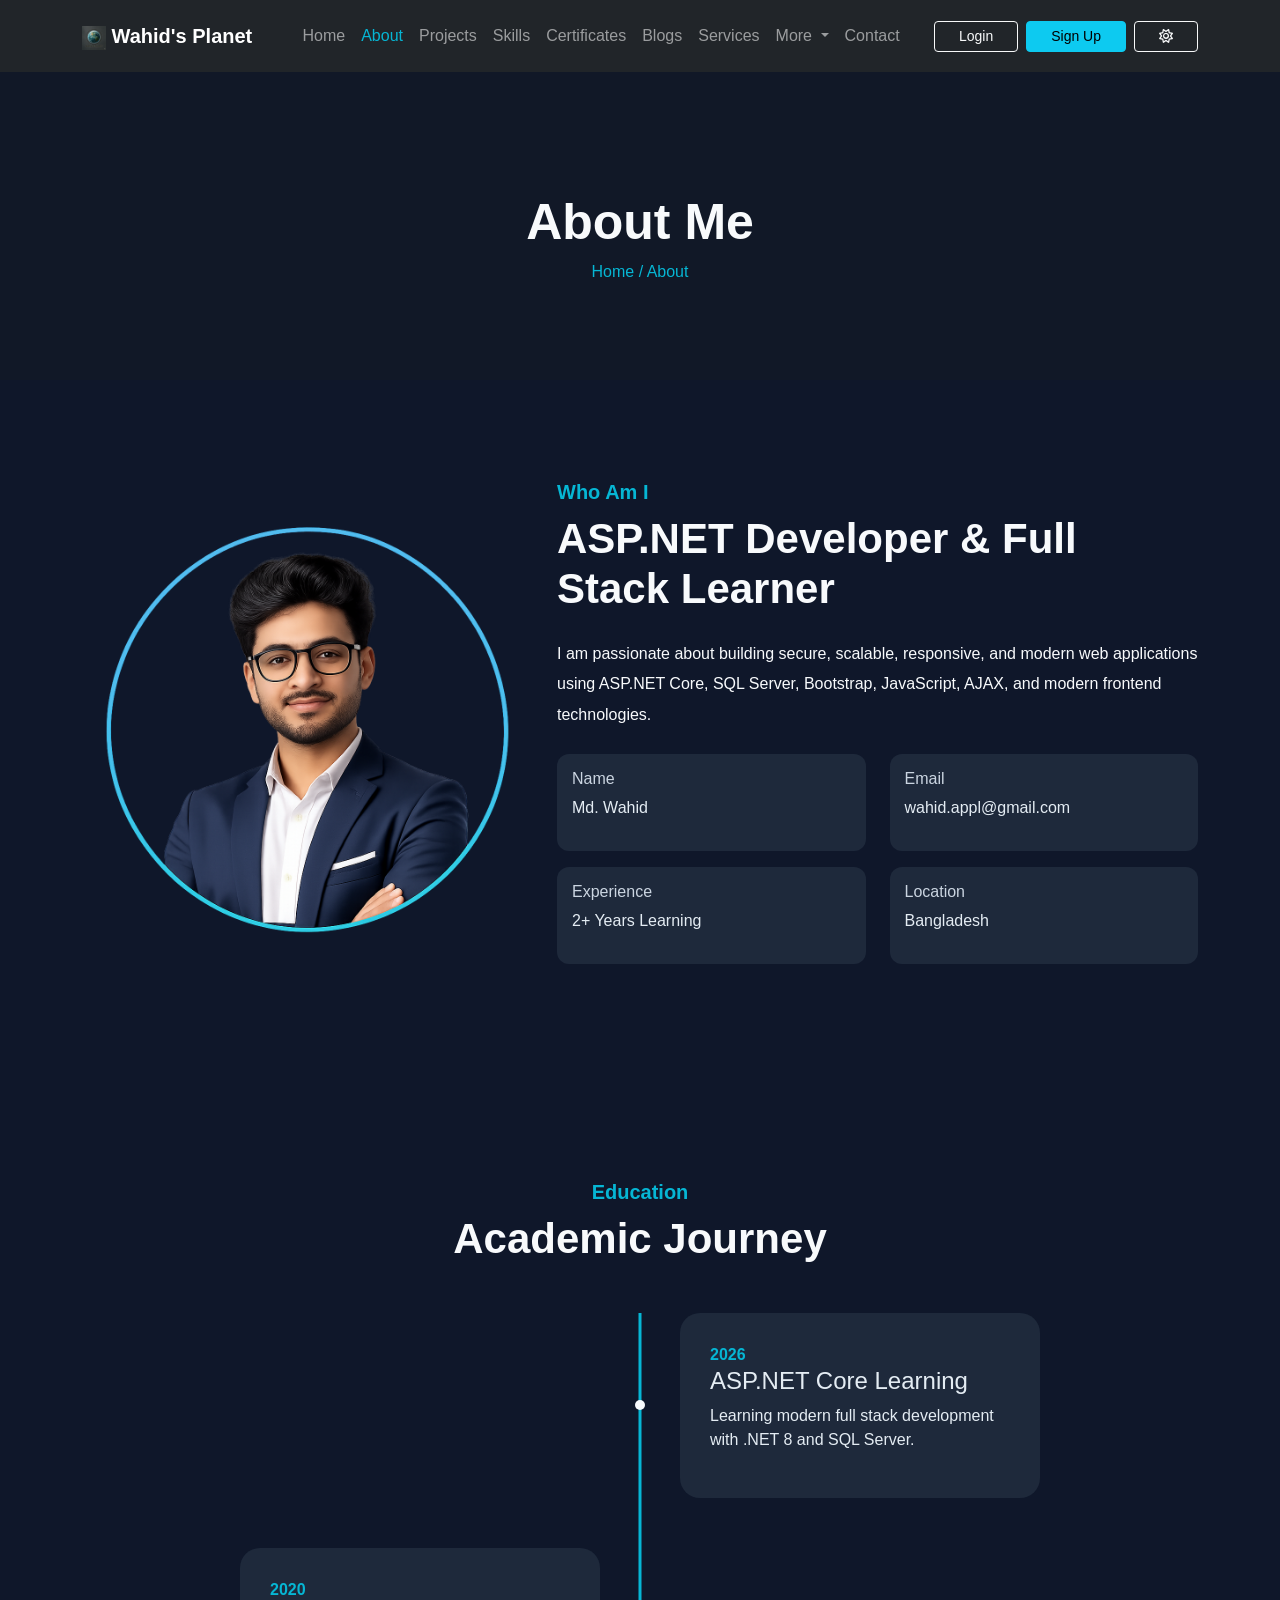
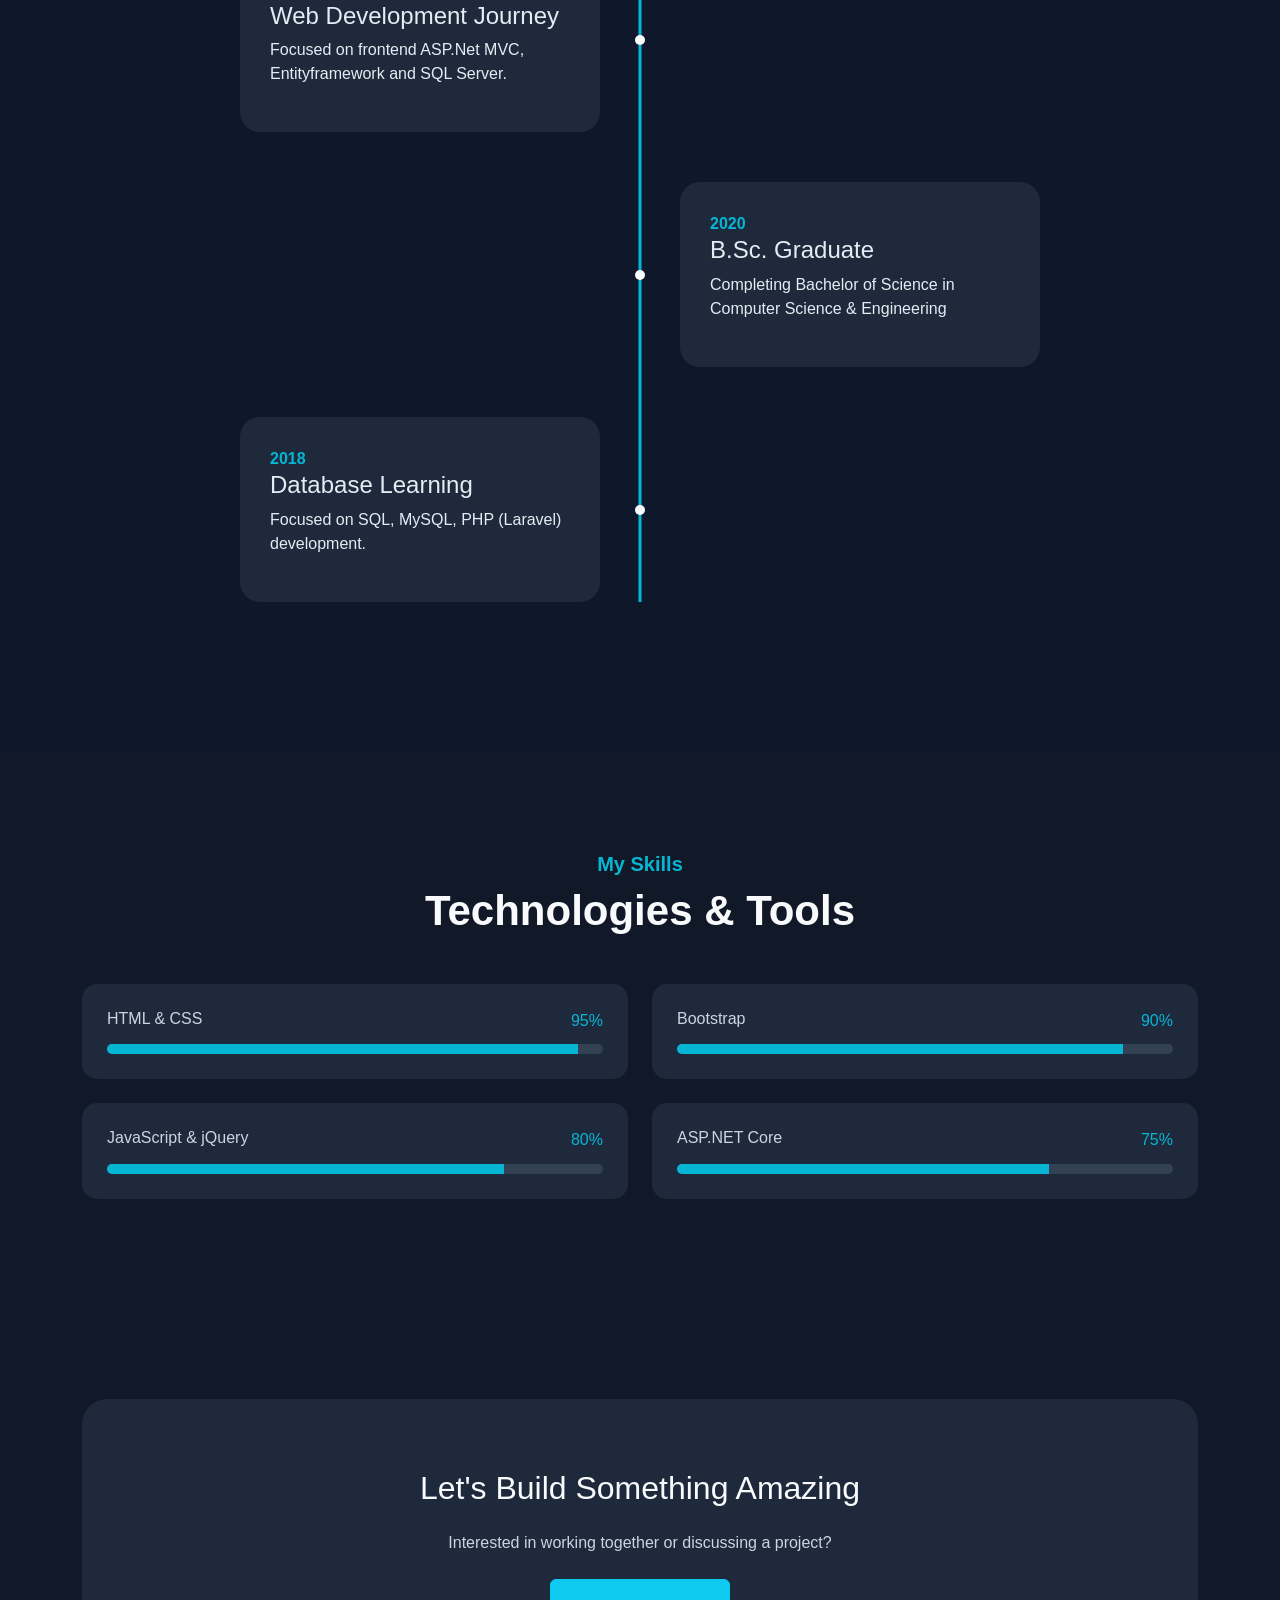
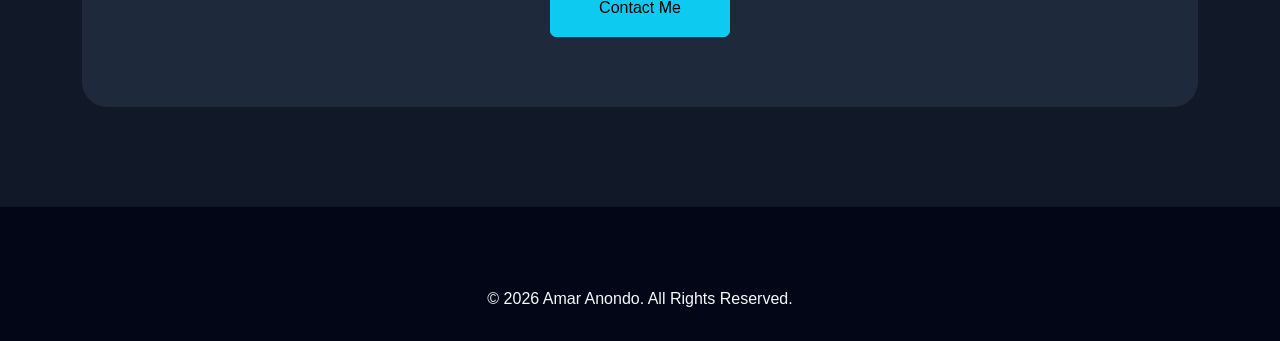
<file: portfolio/about.html>
<!DOCTYPE html>
<html lang="en">

<head>

    <!-- Required Meta -->
    <meta charset="UTF-8">
    <meta name="viewport" content="width=device-width, initial-scale=1.0">

    <!-- SEO -->
    <meta name="description"
          content="About Md. Wahid - ASP.NET Developer Portfolio">

    <!-- Open Graph / Facebook -->
    <meta property="og:type" content="website">
    <meta property="og:url" content="https://your-portfolio-url.com/">
    <meta property="og:title" content="Md. Wahid | ASP.Net Developer">
    <meta property="og:description" content="Professional ASP.NET Developer Portfolio showcasing intro, projects, skills, blogs, and experience.">
    <meta property="og:image" content="https://your-portfolio-url.com/assets/images/og-image.jpg">

    <!-- Twitter -->
    <meta property="twitter:card" content="summary_large_image">
    <meta property="twitter:url" content="https://your-portfolio-url.com/">
    <meta property="twitter:title" content="Md. Wahid | ASP.Net Developer">
    <meta property="twitter:description" content="Professional ASP.NET Developer Portfolio showcasing intro, projects, skills, blogs, and experience.">
    <meta property="twitter:image" content="https://your-portfolio-url.com/assets/images/twitter-image.jpg">

    <!-- Title -->
    <title>About Me | Wahid's Planet</title>

    <!-- Favicon -->
    <link rel="icon" type="image/png" href="./assets/uploads/GG_Favicon_Glob_(16_x_6).png">

    <!-- Bootstrap -->
    <link href="https://cdn.jsdelivr.net/npm/bootstrap@5.3.8/dist/css/bootstrap.min.css"
          rel="stylesheet">

    <!-- AOS -->
    <link href="https://unpkg.com/aos@2.3.4/dist/aos.css"
          rel="stylesheet">

    <!-- Font Awesome -->
    <link rel="stylesheet"
          href="https://cdnjs.cloudflare.com/ajax/libs/font-awesome/6.7.2/css/all.min.css">

    <!-- Custom CSS -->
    <link rel="stylesheet" href="./assets/css/style.css">
    <link rel="stylesheet" href="./assets/css/responsive.css">
    <link rel="stylesheet" href="./assets/fonts/color.css">

    <!-- Custom CSS for Navbar and Footer -->
    <link rel="stylesheet" href="assets/css/navbar.css">
</head>

<body>

    <!-- ========================= -->
    <!-- Navbar Start -->
    <!-- ========================= -->
    <header class="w-100 sticky-top" id="navbar"></header>
    <nav class="navbar navbar-expand-lg navbar-dark bg-dark sticky-top py-3 d-none">

        <div class="container">

            <a class="navbar-brand fw-bold"
               href="index.html">
                Amar Portfolio
            </a>

            <button class="navbar-toggler"
                    type="button"
                    data-bs-toggle="collapse"
                    data-bs-target="#mainNavbar">

                <span class="navbar-toggler-icon"></span>

            </button>

            <div class="collapse navbar-collapse"
                 id="mainNavbar">

                <ul class="navbar-nav mx-auto">

                    <li class="nav-item">
                        <a class="nav-link"
                           href="index.html">
                            Home
                        </a>
                    </li>

                    <li class="nav-item">
                        <a class="nav-link active"
                           href="about.html">
                            About
                        </a>
                    </li>

                    <li class="nav-item">
                        <a class="nav-link"
                           href="projects.html">
                            Projects
                        </a>
                    </li>

                    <li class="nav-item">
                        <a class="nav-link"
                           href="blog.html">
                            Blogs
                        </a>
                    </li>

                    <li class="nav-item">
                        <a class="nav-link"
                           href="contact.html">
                            Contact
                        </a>
                    </li>

                </ul>

                <div class="d-flex gap-2">

                    <a href="#"
                       class="btn btn-outline-light btn-sm px-4">
                        Login
                    </a>

                    <a href="#"
                       class="btn btn-info btn-sm px-4">
                        Sign Up
                    </a>

                </div>

            </div>

        </div>

    </nav>
    <!-- ========================= -->
    <!-- Breadcrumb -->
    <!-- ========================= -->

    <section class="breadcrumb-section">

        <div class="container text-center">

            <h1 class="breadcrumb-title">
                About Me
            </h1>

            <p>
                Home / About
            </p>

        </div>

    </section>

    <!-- ========================= -->
    <!-- About Hero -->
    <!-- ========================= -->

    <section class="about-hero section-padding">

        <div class="container">

            <div class="row align-items-center">

                <!-- Image -->
                <div class="col-lg-5 mb-5 mb-lg-0"
                     data-aos="fade-right">

                    <div class="about-image text-center">

                        <img src="assets/images/demo-profile.png"
                             alt="Profile"
                             class="img-fluid rounded-4">

                    </div>

                </div>

                <!-- Content -->
                <div class="col-lg-7"
                     data-aos="fade-left">

                    <h5 class="section-subtitle">
                        Who Am I
                    </h5>

                    <h2 class="section-title mb-4">
                        ASP.NET Developer & Full Stack Learner
                    </h2>

                    <p class="about-description mb-4">
                        I am passionate about building secure,
                        scalable, responsive, and modern web
                        applications using ASP.NET Core, SQL Server,
                        Bootstrap, JavaScript, AJAX, and modern
                        frontend technologies.
                    </p>

                    <div class="row">
                        <div class="col-md-6 mb-3">
                            <div class="info-box">
                                <h6>Name</h6>
                                <p>Md. Wahid</p>
                            </div>
                        </div>

                        <div class="col-md-6 mb-3">
                            <div class="info-box">
                                <h6>Email</h6>
                                <p>wahid.appl@gmail.com</p>
                            </div>

                        </div>

                        <div class="col-md-6 mb-3">
                            <div class="info-box">
                                <h6>Experience</h6>
                                <p>2+ Years Learning</p>
                            </div>
                        </div>

                        <div class="col-md-6 mb-3">
                            <div class="info-box">
                                <h6>Location</h6>
                                <p>Bangladesh</p>
                            </div>
                        </div>
                    </div>

                </div>

            </div>

        </div>

    </section>

    <!-- ========================= -->
    <!-- Education Timeline -->
    <!-- ========================= -->

    <section class="timeline-section section-padding">

        <div class="container">

            <div class="text-center mb-5"
                 data-aos="fade-up">

                <h5 class="section-subtitle">
                    Education
                </h5>

                <h2 class="section-title">
                    Academic Journey
                </h2>

            </div>

            <div class="timeline">

                <!-- Item -->
                <div class="timeline-item"
                     data-aos="fade-up">
                    <div class="pointer"></div>

                    <div class="timeline-content">

                        <span class="timeline-year">
                            2026
                        </span>

                        <h4>
                            ASP.NET Core Learning
                        </h4>

                        <p>
                            Learning modern full stack development
                            with .NET 8 and SQL Server.
                        </p>

                    </div>

                </div>

                <!-- Item -->
                <div class="timeline-item"
                     data-aos="fade-up"
                     data-aos-delay="100">
                    <div class="pointer"></div>

                    <div class="timeline-content">

                        <span class="timeline-year">
                            2020
                        </span>

                        <h4>
                            Web Development Journey
                        </h4>

                        <p>
                            Focused on frontend ASP.Net MVC,
                            Entityframework and SQL Server.
                        </p>

                    </div>

                </div>


                <!-- Item -->
                <div class="timeline-item"
                     data-aos="fade-up"
                     data-aos-delay="100">

                    <div class="timeline-content">
                    <div class="pointer"></div>

                        <span class="timeline-year">
                            2020
                        </span>

                        <h4>
                            B.Sc. Graduate
                        </h4>

                        <p>
                            Completing Bachelor of Science 
                            in Computer Science & Engineering
                        </p>

                    </div>

                </div>

                <!-- Item -->
                <div class="timeline-item"
                     data-aos="fade-up"
                     data-aos-delay="100">

                    <div class="timeline-content">
                    <div class="pointer"></div>

                        <span class="timeline-year">
                            2018
                        </span>

                        <h4>
                            Database Learning
                        </h4>

                        <p>
                            Focused on SQL, MySQL, PHP (Laravel) development.
                        </p>

                    </div>

                </div>

            </div>

        </div>

    </section>

    <!-- ========================= -->
    <!-- Skills Section -->
    <!-- ========================= -->

    <section class="skills-section section-padding">

        <div class="container">

            <div class="text-center mb-5"
                 data-aos="fade-up">

                <h5 class="section-subtitle">
                    My Skills
                </h5>

                <h2 class="section-title">
                    Technologies & Tools
                </h2>

            </div>

            <div class="row g-4">

                <!-- Skill -->
                <div class="col-md-6"
                     data-aos="fade-right">

                    <div class="skill-progress">

                        <div class="d-flex justify-content-between mb-2">

                            <h6>HTML & CSS</h6>

                            <span>95%</span>

                        </div>

                        <div class="progress">

                            <div class="progress-bar"
                                 style="width:95%">

                            </div>

                        </div>

                    </div>

                </div>

                <!-- Skill -->
                <div class="col-md-6"
                     data-aos="fade-left">

                    <div class="skill-progress">

                        <div class="d-flex justify-content-between mb-2">

                            <h6>Bootstrap</h6>

                            <span>90%</span>

                        </div>

                        <div class="progress">

                            <div class="progress-bar"
                                 style="width:90%">

                            </div>

                        </div>

                    </div>

                </div>

                <!-- Skill -->
                <div class="col-md-6"
                     data-aos="fade-right">

                    <div class="skill-progress">

                        <div class="d-flex justify-content-between mb-2">

                            <h6>JavaScript & jQuery</h6>

                            <span>80%</span>

                        </div>

                        <div class="progress">

                            <div class="progress-bar"
                                 style="width:80%">

                            </div>

                        </div>

                    </div>

                </div>

                <!-- Skill -->
                <div class="col-md-6"
                     data-aos="fade-left">

                    <div class="skill-progress">

                        <div class="d-flex justify-content-between mb-2">

                            <h6>ASP.NET Core</h6>

                            <span>75%</span>

                        </div>

                        <div class="progress">

                            <div class="progress-bar"
                                 style="width:75%">

                            </div>

                        </div>

                    </div>

                </div>

            </div>

        </div>

    </section>

    <!-- ========================= -->
    <!-- CTA Section -->
    <!-- ========================= -->

    <section class="contact-cta section-padding">

        <div class="container">

            <div class="cta-box text-center"
                 data-aos="zoom-in">

                <h2 class="mb-4">
                    Let's Build Something Amazing
                </h2>

                <p class="mb-4">

                    Interested in working together or discussing a project?

                </p>

                <a href="contact.html"
                   class="btn btn-info px-5 py-3">

                    Contact Me

                </a>

            </div>

        </div>

    </section>

    <!-- ========================= -->
    <!-- Footer -->
    <!-- ========================= -->

    <footer class="footer-section">

        <div class="container text-center">

            <p class="text-light mb-0">
                © 2026 Amar Anondo. All Rights Reserved.
            </p>

        </div>

    </footer>

    <!-- jQuery -->
    <script src="https://code.jquery.com/jquery-3.7.1.min.js"></script>

    <!-- Bootstrap -->
    <script src="https://cdn.jsdelivr.net/npm/bootstrap@5.3.8/dist/js/bootstrap.bundle.min.js"></script>

    <!-- AOS -->
    <script src="https://unpkg.com/aos@2.3.4/dist/aos.js"></script>

    <!-- Custom JavaScript for Navbar and Footer -->
    <script src="assets/js/navbar.js"></script>

    <!-- App JS -->
    <script src="assets/js/app.js"></script>

</body>

</html>
</file>
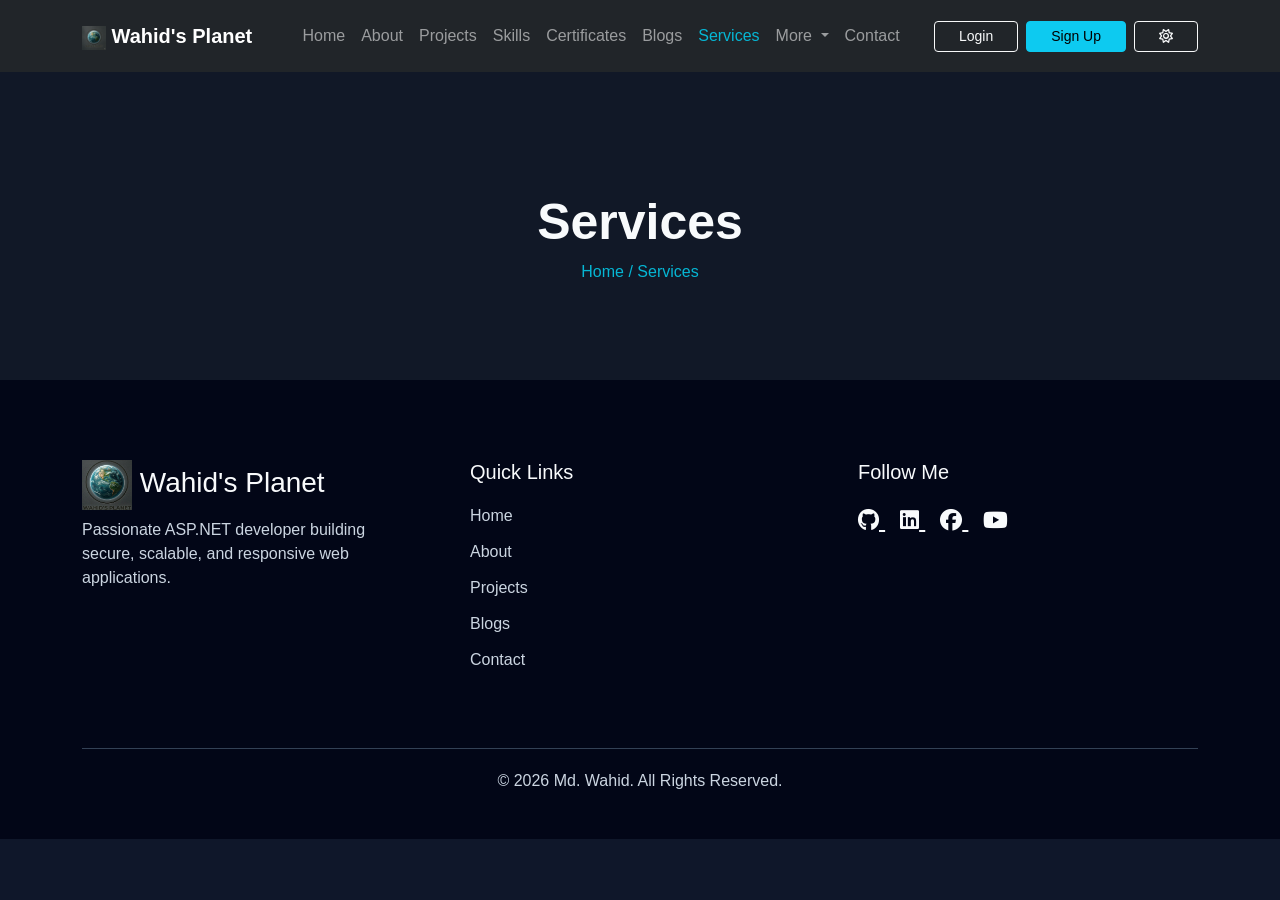
<file: portfolio/services.html>
<!DOCTYPE html>
<html lang="en">
<head>
    
    <meta charset="UTF-8">
    <meta name="viewport" content="width=device-width, initial-scale=1.0">

    <!-- SEO -->
    <meta name="description" content="Blogs Wahid's Planet - Wahid's Planet">

    <!-- Open Graph / Facebook -->
    <meta property="og:type" content="website">
    <meta property="og:url" content="https://your-portfolio-url.com/">
    <meta property="og:title" content="Services | Wahid's Planet">
    <meta property="og:description"
        content="Professional ASP.NET Developer Portfolio showcasing intro, projects, skills, blogs, and experience.">
    <meta property="og:image" content="https://your-portfolio-url.com/assets/images/og-image.jpg">

    <!-- Twitter -->
    <meta property="twitter:card" content="summary_large_image">
    <meta property="twitter:url" content="https://your-portfolio-url.com/">
    <meta property="twitter:title" content="Services | Wahid's Planet">
    <meta property="twitter:description"
        content="Professional ASP.NET Developer Portfolio showcasing intro, projects, skills, blogs, and experience.">
    <meta property="twitter:image" content="https://your-portfolio-url.com/assets/images/twitter-image.jpg">

    <!-- Title -->
    <title>Services | Wahid's Planet</title>

    <!-- Favicon -->
    <link rel="icon" type="image/png" href="./assets/uploads/GG_Favicon_Glob_(16_x_6).png">

    <!-- Bootstrap -->
    <link href="https://cdn.jsdelivr.net/npm/bootstrap@5.3.8/dist/css/bootstrap.min.css" rel="stylesheet">

    <!-- AOS -->
    <link href="https://unpkg.com/aos@2.3.4/dist/aos.css" rel="stylesheet">

    <!-- Font Awesome -->
    <link rel="stylesheet" href="https://cdnjs.cloudflare.com/ajax/libs/font-awesome/6.7.2/css/all.min.css">

    <!-- Custom CSS -->
    <link rel="stylesheet" href="./assets/css/style.css">
    <link rel="stylesheet" href="./assets/css/responsive.css">
    <link rel="stylesheet" href="./assets/fonts/color.css">

    <!-- Custom CSS for Navbar and Footer -->
    <link rel="stylesheet" href="assets/css/navbar.css">
</head>
<body>
    <!-- ========================= -->
    <!-- Navbar Start -->
    <!-- ========================= -->
    <header class="w-100 sticky-top" id="navbar"></header>

    <!-- ========================= -->
    <!-- Breadcrumb -->
    <!-- ========================= -->
    <section class="breadcrumb-section">

        <div class="container text-center">

            <h1 class="breadcrumb-title">
                Services
            </h1>

            <p>
                Home / Services
            </p>

        </div>

    </section>

    <!-- ========================= -->
    <!-- Footer Start -->
    <!-- ========================= -->
    <footer class="footer-section" id="footerElement"></footer>


    <!-- jQuery -->
    <script src="https://code.jquery.com/jquery-3.7.1.min.js"></script>

    <!-- Bootstrap -->
    <script src="https://cdn.jsdelivr.net/npm/bootstrap@5.3.8/dist/js/bootstrap.bundle.min.js"></script>

    <!-- AOS -->
    <script src="https://unpkg.com/aos@2.3.4/dist/aos.js"></script>

    <!-- Custom JavaScript for Navbar and Footer -->
    <script src="assets/js/navbar.js"></script>
    <script src="assets/js/footer.js"></script>
    <script>
        $(document).ready(function () {
            setNavItemActive();
            function setNavItemActive() {
                if ($('.nav-link').hasClass('active')) $('.nav-link').classList.remove('active');
                $('a.active-1').addClass('active');
            }
        })

    </script>

    <!-- App JS -->
    <script src="assets/js/app.js"></script>    
</body>
</html>
</file>
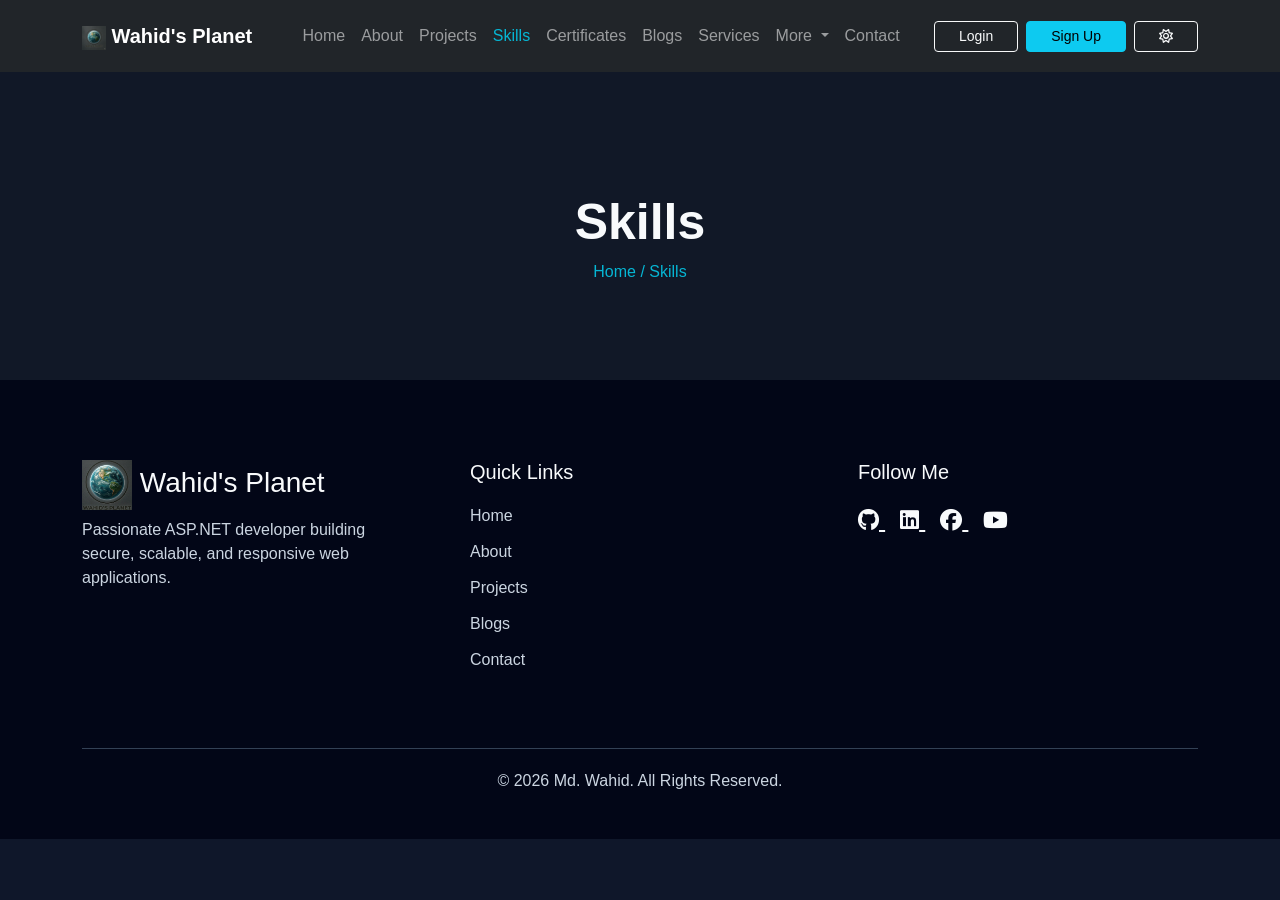
<file: portfolio/skills.html>
<!DOCTYPE html>
<html lang="en">
<head>
    
    <meta charset="UTF-8">
    <meta name="viewport" content="width=device-width, initial-scale=1.0">

    <!-- SEO -->
    <meta name="description" content="Blogs Wahid's Planet - Wahid's Planet">

    <!-- Open Graph / Facebook -->
    <meta property="og:type" content="website">
    <meta property="og:url" content="https://your-portfolio-url.com/">
    <meta property="og:title" content="Skills | Wahid's Planet">
    <meta property="og:description"
        content="Professional ASP.NET Developer Portfolio showcasing intro, projects, skills, blogs, and experience.">
    <meta property="og:image" content="https://your-portfolio-url.com/assets/images/og-image.jpg">

    <!-- Twitter -->
    <meta property="twitter:card" content="summary_large_image">
    <meta property="twitter:url" content="https://your-portfolio-url.com/">
    <meta property="twitter:title" content="Skills | Wahid's Planet">
    <meta property="twitter:description"
        content="Professional ASP.NET Developer Portfolio showcasing intro, projects, skills, blogs, and experience.">
    <meta property="twitter:image" content="https://your-portfolio-url.com/assets/images/twitter-image.jpg">

    <!-- Title -->
    <title>Skills | Wahid's Planet</title>

    <!-- Favicon -->
    <link rel="icon" type="image/png" href="./assets/uploads/GG_Favicon_Glob_(16_x_6).png">

    <!-- Bootstrap -->
    <link href="https://cdn.jsdelivr.net/npm/bootstrap@5.3.8/dist/css/bootstrap.min.css" rel="stylesheet">

    <!-- AOS -->
    <link href="https://unpkg.com/aos@2.3.4/dist/aos.css" rel="stylesheet">

    <!-- Font Awesome -->
    <link rel="stylesheet" href="https://cdnjs.cloudflare.com/ajax/libs/font-awesome/6.7.2/css/all.min.css">

    <!-- Custom CSS -->
    <link rel="stylesheet" href="./assets/css/style.css">
    <link rel="stylesheet" href="./assets/css/responsive.css">
    <link rel="stylesheet" href="./assets/fonts/color.css">

    <!-- Custom CSS for Navbar and Footer -->
    <link rel="stylesheet" href="assets/css/navbar.css">
</head>
<body>
    <!-- ========================= -->
    <!-- Navbar Start -->
    <!-- ========================= -->
    <header class="w-100 sticky-top" id="navbar"></header>

    <!-- ========================= -->
    <!-- Breadcrumb -->
    <!-- ========================= -->
    <section class="breadcrumb-section">

        <div class="container text-center">

            <h1 class="breadcrumb-title">
                Skills
            </h1>

            <p>
                Home / Skills
            </p>

        </div>

    </section>

    <!-- ========================= -->
    <!-- Footer Start -->
    <!-- ========================= -->
    <footer class="footer-section" id="footerElement"></footer>


    <!-- jQuery -->
    <script src="https://code.jquery.com/jquery-3.7.1.min.js"></script>

    <!-- Bootstrap -->
    <script src="https://cdn.jsdelivr.net/npm/bootstrap@5.3.8/dist/js/bootstrap.bundle.min.js"></script>

    <!-- AOS -->
    <script src="https://unpkg.com/aos@2.3.4/dist/aos.js"></script>

    <!-- Custom JavaScript for Navbar and Footer -->
    <script src="assets/js/navbar.js"></script>
    <script src="assets/js/footer.js"></script>
    <script>
        $(document).ready(function () {
            setNavItemActive();
            function setNavItemActive() {
                if ($('.nav-link').hasClass('active')) $('.nav-link').classList.remove('active');
                $('a.active-1').addClass('active');
            }
        })

    </script>

    <!-- App JS -->
    <script src="assets/js/app.js"></script>    
</body>
</html>
</file>
<file: portfolio/assets/css/style.css>
:root{
    --primary:#0f172a;      /* Main Dark Navy */
    --secondary:#1e293b;    /* Section/Card Background */
    --accent:#06b6d4;       /* Cyan Accent */
    --light:#f8fafc;        /* Light Text */
    --dark:#020617;         /* Deep Dark */

    /* Extra Shades */
    --section-dark:#111827; /* Alternate Section Background */
    --card-bg:var(--secondary);      /* Card Background */
    --border:#334155;       /* Border Color */
    --text-muted:#cbd5e1;   /* Secondary Text */
    --text-description: #cbd5e1;
}

*{
    margin:0;
    padding:0;
    box-sizing:border-box;
}

.section-padding{
    padding:100px 0;
}

.section-title{
    font-size:40px;
    font-weight:700;
}

.custom-btn{
    padding:12px 30px;
    border-radius:8px;
}

body{
    font-family:Arial, Helvetica, sans-serif;
    background:var(--light);
    color:var(--primary);
}

/* Hero Section */
.hero-section{
    min-height:100vh;
    background:var(--primary);
    color:var(--light);
    padding:120px 0;
}

.hero-subtitle{
    color:var(--accent);
    font-size:20px;
    font-weight:500;
}

.hero-title{
    font-size:65px;
    font-weight:700;
}

.hero-typing{
    font-size:35px;
    font-weight:600;
}

.hero-description{
    max-width:550px;
    line-height:1.8;
    color:#cbd5e1;
}

/* Social Icons */
.hero-social a{
    color:var(--light);
    font-size:24px;
    transition:0.3s;
}

.hero-social a:hover{
    color:var(--accent);
}

/* Hero Image */
.hero-image img{
    width:380px;
    max-width:100%;
    border-radius:20px;
    border:5px solid rgba(255,255,255,0.1);
}

/* Common Section */
.section-padding{
    padding:100px 0;
}

.section-subtitle{
    color:var(--accent);
    font-weight:600;
    margin-bottom:10px;
}

.section-title{
    font-size:42px;
    font-weight:700;
}

/* About */
.about-text{
    line-height:1.9;
    /* color:#cbd5e1; */
    color: var(--text-description)
}

.info-box{
    background:#1e293b;
    padding:15px;
    border-radius:12px;
}

.info-box h6{
    color: var(--text-muted);
}

/* Skills */
.skill-card{
    background:#1e293b;
    padding:40px 20px;
    border-radius:20px;
    transition:0.3s;
    height:100%;
}

.skill-card:hover{
    transform:translateY(-10px);
}

.skill-card i{
    font-size:50px;
    color:var(--accent);
    margin-bottom:20px;
}

.skill-card p{
    color: var(--text-description);
}

/* Projects */
.project-card{
    background:#1e293b;
    border-radius:20px;
    overflow:hidden;
    transition:0.3s;
    height:100%;
}

.project-card:hover{
    transform:translateY(-10px);
}

.project-content{
    padding:25px;
}

.project-content p{
    margin:20px 0;
    color:var(--text-description);
}

/* Counter */
.counter-section{
    background:var(--section-dark);
}

.counter-box{
    background:var(--secondary);
    padding:40px 20px;
    border-radius:20px;
    transition:0.3s;
}

.counter-box:hover{
    transform:translateY(-10px);
}

.counter-box i{
    font-size:45px;
    color:var(--accent);
    margin-bottom:20px;
}

.counter-box p{
    color: var(--text-muted);
}

.counter-number{
    font-size:45px;
    font-weight:700;
}

/* Blog */
.blog-card{
    background:var(--secondary);
    border-radius:20px;
    overflow:hidden;
    transition:0.3s;
    height:100%;
    display: flex;
    flex-direction: column;
}

.blog-card:hover{
    transform:translateY(-10px);
}

.blog-card-body {
    margin-bottom: -30px;
}

.blog-content{
    padding:25px;
}

.blog-content p {
    color:var(--text-description);
}
.blog-card-footer {
    margin-top: auto;
    padding: 10px 25px 25px;
}
/* .blog-content a{
    vertical-align: bottom;
} */

.blog-date{
    color:var(--accent);
    font-size:14px;
}

/* CTA */
.contact-cta{
    background:var(--section-dark);
}

.cta-box{
    background:var(--secondary);
    padding:70px 30px;
    border-radius:25px;
}

.cta-box p{
    color: var(--text-description);
}

/* Footer */
.footer-section{
    background:var(--dark);
    padding:80px 0 30px;
}

.footer-title{
    margin-bottom:20px;
}

.footer-links{
    list-style:none;
    padding:0;
}

.footer-text{
    color:var(--text-muted);
    
}

.footer-links li{
    margin-bottom:12px;
}

.footer-links a{
    color:var(--text-muted);
    text-decoration:none;
    transition:0.3s;
}

.footer-links a:hover{
    color:var(--accent);
}

.footer-social a{
    color:var(--light);
    font-size:22px;
    margin-right:15px;
    transition:0.3s;
}

.footer-social a:hover{
    color:var(--accent);
}

.footer-bottom{
    border-top:1px solid var(--border);
    padding-top:20px;
    color:var(--text-muted);
}

/* ********************** */
/* Start of About CSS */
/* ********************** */
/* Breadcrumb */
.breadcrumb-section {
    color:var(--accent);
    background:var(--section-dark);
    padding:120px 0 80px;
    text-align:center;
}

.breadcrumb-title {
    color:var(--light);
    font-size:50px;
    font-weight:700;
}

/* About */
.about-description {
    color:#1e293b, var(--text-muted);
    line-height:1.9;
}
.about-hero .info-box {
    color: #e4ecf3 !important;
}

/* Timeline */
.timeline {
    position:relative;
    max-width:800px;
    margin:auto;
}

.timeline::before {
    content:'';
    position:absolute;
    left:50%;
    top:0;
    width:3px;
    height:100%;
    background:var(--accent);
    transform:translateX(-50%);
}

.timeline-item {
    position:relative;
    margin-bottom:50px;
}
.timeline-item .pointer {
    position: absolute;
    left: 50%;
    top: 50%;
    transform:translate(-50%, -50%);
    background: var(--light);
    width: 10px;
    height: 10px;
    border-radius: 50%;
}
.timeline-item .pointer:hover {
    background: var(--dark);
    border: 2px solid var(--light);
}

.timeline-content{
    background:var(--secondary);
    padding:30px;
    border-radius:20px;
    width:45%;
    color: #e4ecf3;
}

.timeline-item:nth-child(odd) .timeline-content{
    margin-left:auto;
}

.timeline-year{
    color:var(--accent);
    font-weight:600;
}

/* Skills */
.skills-section{
    background:var(--section-dark);
}

.skills-section .section-title{
    color: var(--light);
}

.skill-progress{
    background:var(--secondary);
    padding:25px;
    border-radius:15px;
}
.skill-progress h6{
    color: var(--text-muted);
}
.skill-progress span{
    color: var(--accent);
}

.progress{
    height:10px;
    background:#334155;
    border-radius:20px;
}

.progress-bar{
    background:var(--accent);
}

.cta-box{
    color: var(--light);
}
/* ************************* */
/* End of About CSS          */
/* ************************* */

/* ************************* */
/* Start of Blog Content     */
/* ************************* */

.blog-main{
    background: var(--primary);
}

.blog-category{
    color: var(--accent);
    font-size: 14px;
    font-weight: 600;
}

.blog-search input{
    background: var(--secondary);
    border: none;
    color: var(--light);
}

.blog-search input:focus{
    box-shadow: none;
}

.blog-card .blog-content h4{
    color: var(--light);
}

/* ************************* */
/* Start of Sidebar          */
/* ************************* */
.sidebar-widget{
    background: var(--secondary);
    padding: 30px;
    border-radius: 20px;
}

.sidebar-title{
    color: var(--light);
}

.sidebar-title{
    margin-bottom: 20px;
}

.sidebar-links{
    list-style: none;
    padding: 0;
}

.sidebar-links li{
    margin-bottom: 15px;
}

.sidebar-links a{
    color:var(--text-muted);
    text-decoration: none;
    transition: 0.3s;
}

.sidebar-links a:hover{
    color: var(--accent);
}

/* Start of Pagination       */
.page-link{
    background: var(--secondary);
    border: none;
    color: var(--light);
}

.page-link:hover{
    background: var(--accent);
    color: #FFFFFF;
}

.page-item.active .page-link{
    background: var(--accent);
}

/* ************************* */
/* Start of Blog Details /   */ 
/* Single Blog               */
/* ************************* */

.blog-details-card{
    padding: 40px;
    color:var(--light);
    background: var(--secondary);
    border-radius: 25px;
}

.blog-meta{
    color: var(--text-muted);
}

.blog-list li{
    margin-bottom: 12px;
}

.code-block{
    background: #020617;
    color: #06b6d4;
    padding: 25px;
    border-radius: 15px;
    overflow: auto;
}

/* Tags */
.blog-tags a{
    display: inline-block;
    background: var(--primary);
    color: var(--light);
    padding: 8px 16px;
    border-radius: 30px;
    margin-right: 10px;
    text-decoration: none;
    transition: 0.3s;
}

.blog-tags a:hover{
    background: var(--accent);
}

/* Share */
.blog-share a{
    color: var(--light);
    font-size: 22px;
    margin-right: 15px;
    transition: 0.3s;
}

.blog-share a:hover{
    color: var(--accent);
}


/* Dark Mode Toggle */
/* color:var(--light); */
/* body.light-mode{
    background:#ffffff;
    color:#000000;
}
body.light-mode .skill-card,
body.light-mode .info-box
body.light-mode .project-content h4,
body.light-mode .footer-section,
body.light-mode .cta-box,
body.light-mode .blog-card {
    color: var(--light)
}

body.light-mode .about-text {
    color: #7a7a7a
} */
</file>
<file: portfolio/assets/css/responsive.css>
@media(max-width:991px){

    .hero-section{
        text-align:center;
    }

    .hero-title{
        font-size:45px;
    }

    .hero-typing{
        font-size:28px;
    }

    .hero-description{
        margin:auto;
    }

    .section-title{
        font-size:32px;
    }

    .counter-number{
        font-size:35px;
    }

    .cta-box{
        padding:50px 20px;
    }

}

@media(max-width:767px){

    .section-padding{
        padding:70px 0;
    }

    .hero-title{
        font-size:38px;
    }

    .hero-typing{
        font-size:24px;
    }

}

/* ********************** */
/* Start of About CSS */
/* ********************** */
@media(max-width:991px){

    .timeline::before{
        left:10px;
    }

    .timeline-content{
        width:100%;
        margin-left:30px !important;
    }

}

@media(max-width:767px){

    .breadcrumb-title{
        font-size:38px;
    }

}
/* ********************** */
/* End of About CSS */
/* ********************** */
</file>
<file: portfolio/assets/fonts/color.css>
:root{
    --primary:#0f172a;      /* Main Dark Navy */
    --secondary:#1e293b;    /* Section/Card Background */
    --accent:#06b6d4;       /* Cyan Accent */
    --light:#f8fafc;        /* Light Text */
    --dark:#020617;         /* Deep Dark */

    /* Extra Shades */
    --section-dark:#111827; /* Alternate Section Background */
    --card-bg:var(--secondary);      /* Card Background */
    --border:#334155;       /* Border Color */
    --text-muted:#cbd5e1;   /* Secondary Text */
}

.text-primary {
    color: var(--primary);
}
.text-secondary {
    color: var(--secondary);
}
.text-accent {
    color: var(--accent);
}
.text-light {
    color: var(--light);
}
.text-dark {
    color: var(--dark);
}
.text-muted {
    color: var(--text-muted);
}
</file>
<file: portfolio/assets/css/navbar.css>
:root{
    --primary:#0f172a;
    --secondary:#1e293b;
    --accent:#06b6d4;
    --light:#f8fafc;
    --dark:#020617;
}

*{
    margin:0;
    padding:0;
    box-sizing:border-box;
}

body{
    font-family:Arial, Helvetica, sans-serif;
    background:var(--primary);
    color:var(--light);
}

/* Navbar */
.navbar{
    background:var(--primary);
}

.navbar .nav-link{
    /* color:var(--light); */
    /* margin:0 10px; */
    transition:0.3s;
}

.navbar .nav-link:hover,
.navbar .nav-link.active{
    color:var(--accent);
}

/* Dropdown */
.dropdown-menu{
    border:none;
    border-radius:10px;
}

/* Sub Dropdown */
.dropdown-submenu:hover .sub-dropdown{
    display:block;
}

.sub-dropdown{
    position:absolute;
    top:0;
    left:100%;
    margin-left:0.1rem;
    display:none;
    min-width:220px;
}

.dropdown-submenu>.dropdown-toggler::after{
    content:"\f0da" !important;
    font-family:FontAwesome;
}
</file>
